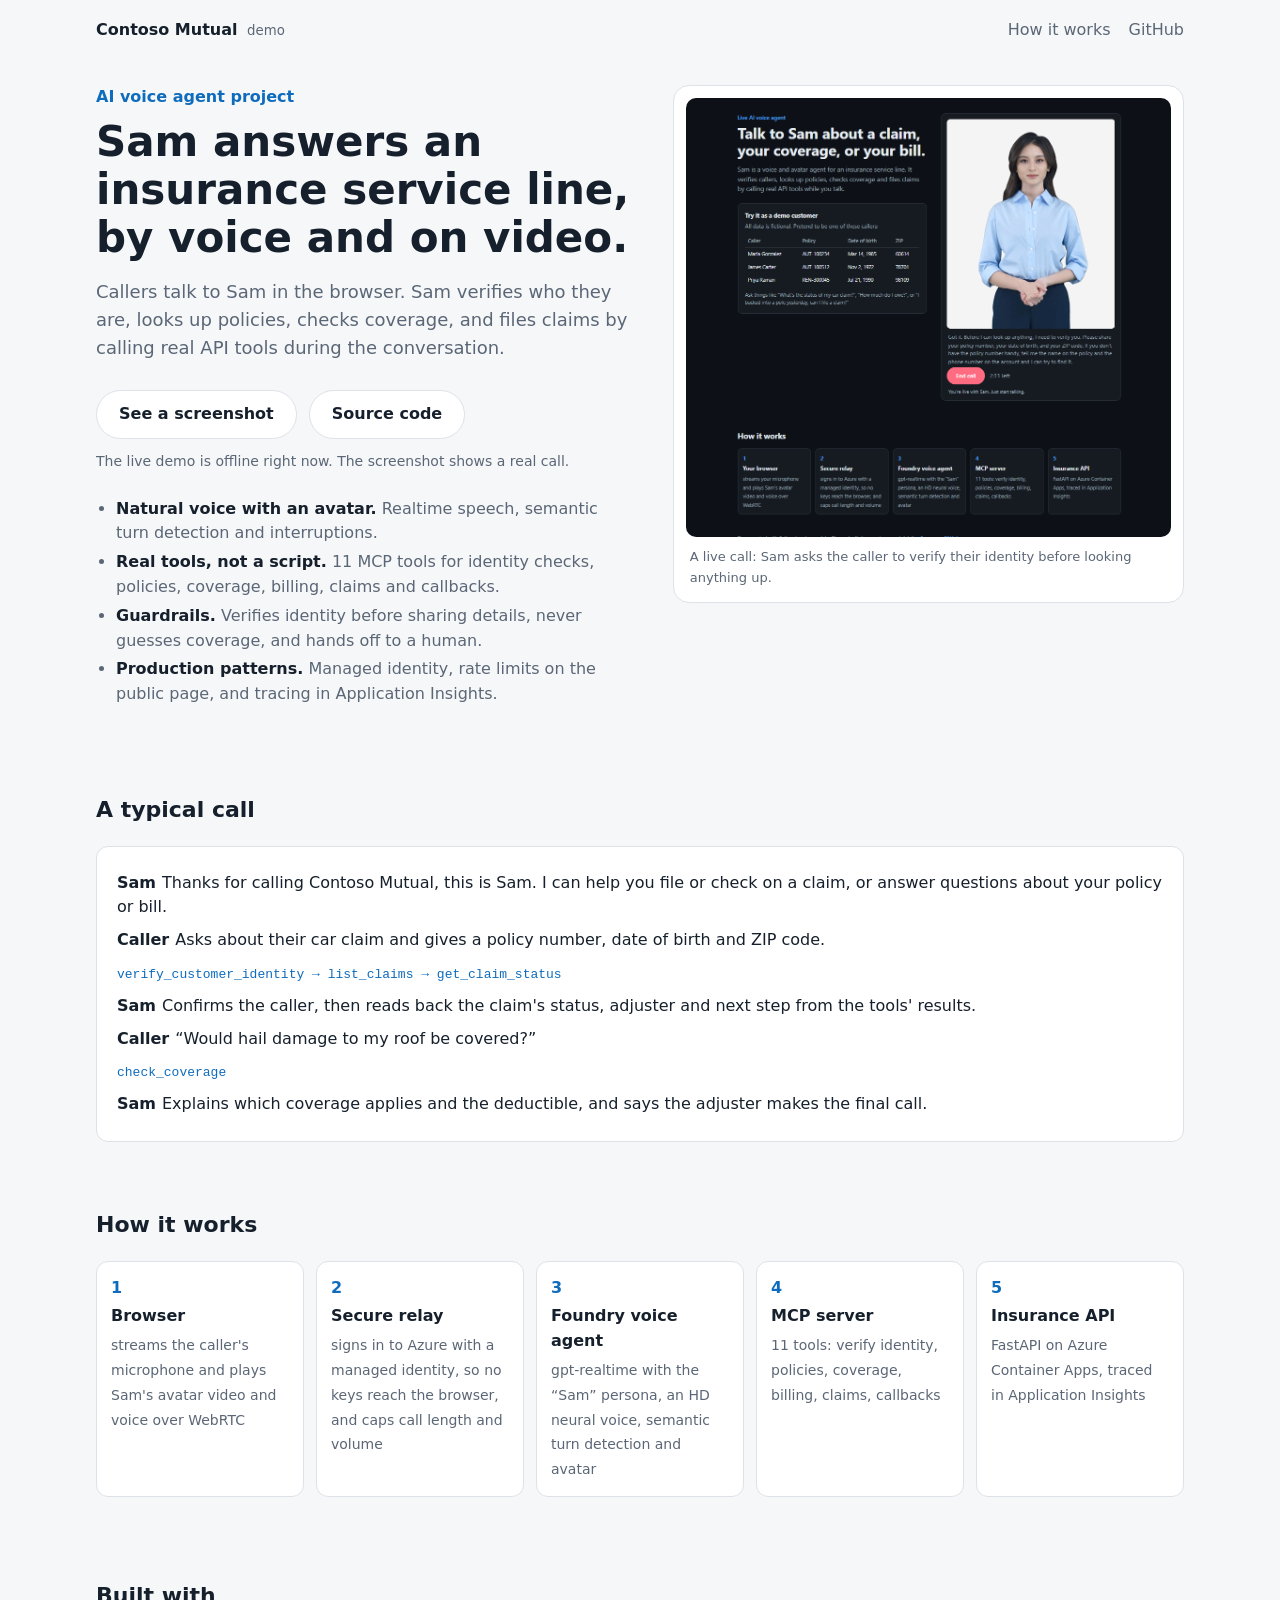
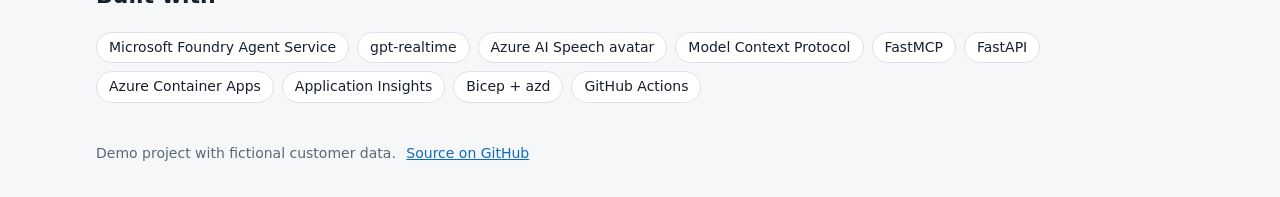
<file: site/index.html>
<!doctype html>
<html lang="en">
<head>
  <meta charset="utf-8">
  <meta name="viewport" content="width=device-width, initial-scale=1">
  <title>Sam · AI voice agent for insurance claims</title>
  <meta name="description" content="A voice and avatar AI agent for insurance claims and policy service, built as a Microsoft Foundry voice agent with a custom MCP server on Azure.">
  <meta property="og:title" content="Sam: an AI voice agent for insurance claims">
  <meta property="og:description" content="A voice and avatar agent that verifies callers, checks coverage and files claims through MCP tools. Built on Microsoft Foundry and Azure.">
  <meta property="og:image" content="https://arulvelk.github.io/insurance-mcp-api/media/talk-to-sam.png">
  <link rel="icon" href="data:image/svg+xml,%3Csvg xmlns='http://www.w3.org/2000/svg' viewBox='0 0 32 32'%3E%3Ccircle cx='16' cy='16' r='16' fill='%230f6cbd'/%3E%3Ctext x='16' y='22' font-family='sans-serif' font-size='18' font-weight='700' fill='white' text-anchor='middle'%3ES%3C/text%3E%3C/svg%3E">
  <link rel="stylesheet" href="style.css">
</head>
<body>
  <header class="top">
    <span class="brand">Contoso Mutual <small>demo</small></span>
    <nav><a href="#how">How it works</a><a href="https://github.com/arulvelk/insurance-mcp-api">GitHub</a></nav>
  </header>

  <main>
    <section class="hero">
      <div class="pitch">
        <p class="eyebrow">AI voice agent project</p>
        <h1>Sam answers an insurance service line, by voice and on video.</h1>
        <p class="lede">Callers talk to Sam in the browser. Sam verifies who they are, looks up policies,
          checks coverage, and files claims by calling real API tools during the conversation.</p>

        <div class="actions">
          <a class="button primary" id="live" href="https://ca-insurance-sadc3k5u.lemondune-370ebcd8.eastus2.azurecontainerapps.io/" hidden>Try the live demo</a>
          <a class="button" id="watch" href="#demo">Watch the demo</a>
          <a class="button" href="https://github.com/arulvelk/insurance-mcp-api">Source code</a>
        </div>
        <p class="live-note" id="live-note">Checking whether the live demo is online…</p>

        <ul class="features">
          <li><strong>Natural voice with an avatar.</strong> Realtime speech, semantic turn detection and interruptions.</li>
          <li><strong>Real tools, not a script.</strong> 11 MCP tools for identity checks, policies, coverage, billing, claims and callbacks.</li>
          <li><strong>Guardrails.</strong> Verifies identity before sharing details, never guesses coverage, and hands off to a human.</li>
          <li><strong>Production patterns.</strong> Managed identity, rate limits on the public page, and tracing in Application Insights.</li>
        </ul>
      </div>

      <figure class="media" id="demo">
        <video id="video" controls playsinline preload="metadata" poster="media/talk-to-sam.png">
          <source src="media/demo.mp4" type="video/mp4">
        </video>
        <img id="still" src="media/talk-to-sam.png" alt="The live demo page: Sam, the avatar, asks the caller to verify their identity" hidden>
        <figcaption>A live call: Sam asks the caller to verify their identity before looking anything up.</figcaption>
      </figure>
    </section>

    <section class="block">
      <h2>A typical call</h2>
      <div class="transcript">
        <p><span class="who">Sam</span>Thanks for calling Contoso Mutual, this is Sam. I can help you file or check on a claim, or answer questions about your policy or bill.</p>
        <p><span class="who">Caller</span>Asks about their car claim and gives a policy number, date of birth and ZIP code.</p>
        <p><span class="tool">verify_customer_identity → list_claims → get_claim_status</span></p>
        <p><span class="who">Sam</span>Confirms the caller, then reads back the claim's status, adjuster and next step from the tools' results.</p>
        <p><span class="who">Caller</span>“Would hail damage to my roof be covered?”</p>
        <p><span class="tool">check_coverage</span></p>
        <p><span class="who">Sam</span>Explains which coverage applies and the deductible, and says the adjuster makes the final call.</p>
      </div>
    </section>

    <section class="how" id="how">
      <h2>How it works</h2>
      <ol class="flow">
        <li><strong>Browser</strong><span>streams the caller's microphone and plays Sam's avatar video and voice over WebRTC</span></li>
        <li><strong>Secure relay</strong><span>signs in to Azure with a managed identity, so no keys reach the browser, and caps call length and volume</span></li>
        <li><strong>Foundry voice agent</strong><span>gpt-realtime with the “Sam” persona, an HD neural voice, semantic turn detection and avatar</span></li>
        <li><strong>MCP server</strong><span>11 tools: verify identity, policies, coverage, billing, claims, callbacks</span></li>
        <li><strong>Insurance API</strong><span>FastAPI on Azure Container Apps, traced in Application Insights</span></li>
      </ol>
    </section>

    <section class="block">
      <h2>Built with</h2>
      <ul class="stack">
        <li>Microsoft Foundry Agent Service</li><li>gpt-realtime</li><li>Azure AI Speech avatar</li>
        <li>Model Context Protocol</li><li>FastMCP</li><li>FastAPI</li><li>Azure Container Apps</li>
        <li>Application Insights</li><li>Bicep + azd</li><li>GitHub Actions</li>
      </ul>
    </section>
  </main>

  <footer>
    Demo project with fictional customer data.
    <a href="https://github.com/arulvelk/insurance-mcp-api">Source on GitHub</a>
  </footer>

  <script>
    const live = document.getElementById("live");
    const note = document.getElementById("live-note");

    // Show the recording if one has been added; otherwise just the screenshot.
    const video = document.getElementById("video");
    const still = document.getElementById("still");
    const watch = document.getElementById("watch");
    let hasVideo = true;
    function noVideo() {
      if (!hasVideo) return;
      hasVideo = false;
      video.hidden = true;
      still.hidden = false;
      watch.textContent = "See a screenshot";
      watch.href = still.src;
      watch.target = "_blank";
      if (live.hidden && note.dataset.offline) offline();
    }
    video.querySelector("source").addEventListener("error", noVideo);
    if (video.networkState === HTMLMediaElement.NETWORK_NO_SOURCE) noVideo();  // failed before this script ran
    watch.addEventListener("click", (e) => {
      if (!hasVideo) return;
      e.preventDefault();
      video.scrollIntoView({ behavior: "smooth", block: "center" });
      video.play();
    });

    // The live demo runs on an Azure subscription that may be switched off. Offer it only when it answers.
    const probe = new Image();
    const giveUp = setTimeout(() => offline(), 20000);  // allows for a cold start
    probe.onload = () => { clearTimeout(giveUp); live.hidden = false; note.textContent = "The live demo is online. It uses your microphone, and calls last up to 3 minutes."; };
    probe.onerror = () => { clearTimeout(giveUp); offline(); };
    probe.src = live.href + "static/live.svg?t=" + Date.now();
    function offline() {
      if (!live.hidden) return;
      note.dataset.offline = "1";
      note.textContent = "The live demo is offline right now. The " + (hasVideo ? "recording" : "screenshot") + " shows a real call.";
    }
  </script>
</body>
</html>
</file>
<file: site/style.css>
:root {
  --bg: #f6f7f9;
  --surface: #ffffff;
  --text: #16202c;
  --muted: #5b6776;
  --line: #dde2e8;
  --accent: #0f6cbd;
  --accent-text: #ffffff;
  --danger: #c4314b;
  --screen: #0e1620;
}
@media (prefers-color-scheme: dark) {
  :root {
    --bg: #0d1117;
    --surface: #161b22;
    --text: #e6edf3;
    --muted: #9aa5b1;
    --line: #2a313a;
    --accent: #4aa3ff;
    --accent-text: #06121f;
    --danger: #ff6b81;
    --screen: #05080c;
  }
}
* { box-sizing: border-box; }
body {
  margin: 0;
  background: var(--bg);
  color: var(--text);
  font: 16px/1.55 system-ui, -apple-system, "Segoe UI", Roboto, sans-serif;
}
a { color: var(--accent); }
.top, main, footer { max-width: 1120px; margin: 0 auto; padding: 0 16px; }
.top { display: flex; gap: 12px; justify-content: space-between; align-items: center; padding-top: 18px; padding-bottom: 18px; }
.brand { font-weight: 700; white-space: nowrap; }
.brand small { font-weight: 500; color: var(--muted); margin-left: 4px; }
.top nav a { margin-left: 18px; text-decoration: none; color: var(--muted); }
.top nav a:hover { color: var(--text); }

.hero { display: grid; grid-template-columns: 1.05fr 1fr; gap: 40px; align-items: start; padding: 24px 0 56px; }
.eyebrow { color: var(--accent); font-weight: 600; margin: 0 0 8px; }
h1 { font-size: clamp(28px, 4vw, 42px); line-height: 1.15; margin: 0 0 16px; text-wrap: balance; }
.lede { color: var(--muted); font-size: 18px; margin: 0 0 28px; max-width: 34em; }
.try { background: var(--surface); border: 1px solid var(--line); border-radius: 12px; padding: 20px; }
.try h2 { font-size: 17px; margin: 0 0 4px; }
.try p { margin: 0 0 12px; color: var(--muted); }
table { width: 100%; border-collapse: collapse; font-size: 14px; font-variant-numeric: tabular-nums; }
th, td { text-align: left; padding: 7px 8px; border-bottom: 1px solid var(--line); }
td:nth-child(n+2) { white-space: nowrap; }
th { color: var(--muted); font-weight: 600; }
.hint { margin: 12px 0 0 !important; font-size: 14px; }

.stage { background: var(--surface); border: 1px solid var(--line); border-radius: 16px; padding: 16px; position: sticky; top: 16px; }
.screen { position: relative; aspect-ratio: 4 / 5; background: var(--screen); border-radius: 10px; overflow: hidden; }
.screen video { width: 100%; height: 100%; object-fit: cover; display: none; }
.stage[data-state="live"] .screen video.on { display: block; }
.placeholder { position: absolute; inset: 0; display: grid; place-content: center; text-align: center; color: #c9d4df; }
.stage[data-state="live"] .placeholder.hidden { display: none; }
.ring { width: 112px; height: 112px; margin: 0 auto 14px; border-radius: 50%; display: grid; place-items: center;
  background: radial-gradient(circle at 30% 30%, #2f8ae0, #0b4f8f); font-size: 44px; font-weight: 700; color: #fff; }
.stage[data-state="connecting"] .ring, .stage[data-state="live"] .ring { animation: pulse 1.6s ease-in-out infinite; }
@keyframes pulse { 50% { transform: scale(1.06); box-shadow: 0 0 0 14px rgba(47, 138, 224, .15); } }
.caption { min-height: 3.2em; margin: 12px 4px 4px; color: var(--muted); font-size: 15px; }
.controls { display: flex; align-items: center; gap: 14px; }
.call { appearance: none; border: 0; border-radius: 999px; padding: 12px 26px; font: inherit; font-weight: 600;
  background: var(--accent); color: var(--accent-text); cursor: pointer; }
.call:disabled { opacity: .6; cursor: progress; }
.stage[data-state="live"] .call { background: var(--danger); color: #fff; }
.timer { font-variant-numeric: tabular-nums; color: var(--muted); }
.status { font-size: 13px; color: var(--muted); margin: 10px 4px 0; }

.how { padding: 8px 0 56px; }
.how h2 { font-size: 22px; }
.flow { list-style: none; padding: 0; margin: 0; display: grid; grid-template-columns: repeat(5, 1fr); gap: 12px; counter-reset: step; }
.flow li { background: var(--surface); border: 1px solid var(--line); border-radius: 12px; padding: 14px; counter-increment: step; }
.flow li::before { content: counter(step); display: block; color: var(--accent); font-weight: 700; margin-bottom: 4px; }
.flow strong { display: block; margin-bottom: 4px; }
.flow span { color: var(--muted); font-size: 14px; }
footer { color: var(--muted); font-size: 14px; padding-bottom: 32px; }
footer a { margin-left: 6px; }

@media (max-width: 860px) {
  .hero { grid-template-columns: 1fr; }
  .stage { position: static; }
  .screen { aspect-ratio: 1 / 1; }
  .flow { grid-template-columns: 1fr; }
  .top nav a { margin-left: 12px; }
  .top nav a[href="#how"] { display: none; }
  table { font-size: 13px; }
  th, td { padding: 6px 4px; }
}

/* Showcase page (GitHub Pages) */
.actions { display: flex; flex-wrap: wrap; gap: 12px; margin: 0 0 28px; }
.button { display: inline-block; border-radius: 999px; padding: 11px 22px; font-weight: 600; text-decoration: none;
  border: 1px solid var(--line); color: var(--text); background: var(--surface); }
.button.primary { background: var(--accent); border-color: var(--accent); color: var(--accent-text); }
.button[hidden] { display: none; }
.live-note { font-size: 14px; color: var(--muted); margin: -16px 0 24px; }
.media { margin: 0; background: var(--surface); border: 1px solid var(--line); border-radius: 16px; padding: 12px; }
.media video, .media img { display: block; width: 100%; height: auto; border-radius: 10px; background: var(--screen); }
.media [hidden] { display: none; }
.media figcaption { font-size: 13px; color: var(--muted); margin: 10px 4px 2px; }
.features { margin: 0; padding-left: 20px; color: var(--muted); }
.features li { margin: 4px 0; }
.features strong { color: var(--text); font-weight: 600; }
.transcript { background: var(--surface); border: 1px solid var(--line); border-radius: 12px; padding: 16px 20px; margin: 0; }
.transcript p { margin: 8px 0; }
.transcript .who { font-weight: 600; margin-right: 6px; }
.transcript .tool { font-family: ui-monospace, SFMono-Regular, Consolas, monospace; font-size: 13px; color: var(--accent); }
.stack { display: flex; flex-wrap: wrap; gap: 8px; list-style: none; padding: 0; margin: 0; }
.stack li { border: 1px solid var(--line); border-radius: 999px; padding: 4px 12px; font-size: 14px; background: var(--surface); }
section.block { padding: 8px 0 40px; }
section.block h2 { font-size: 22px; }
</file>
